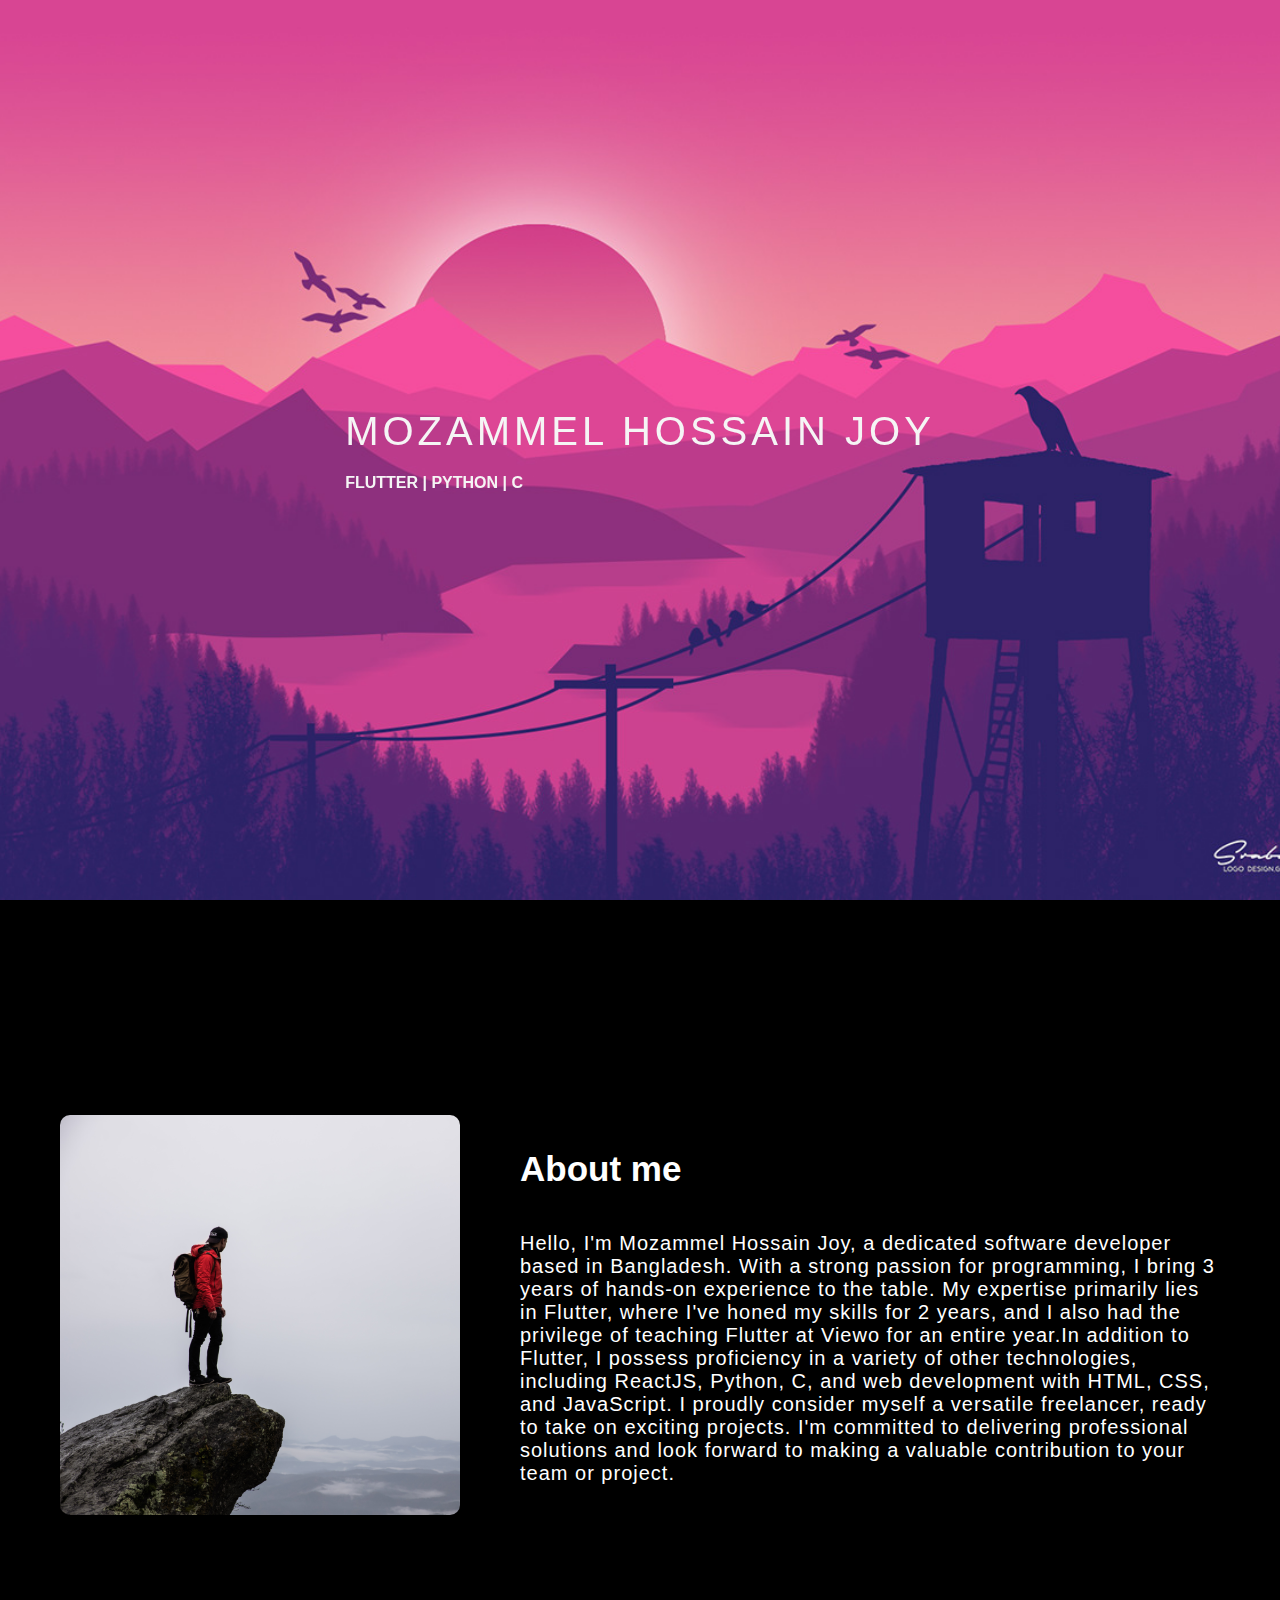
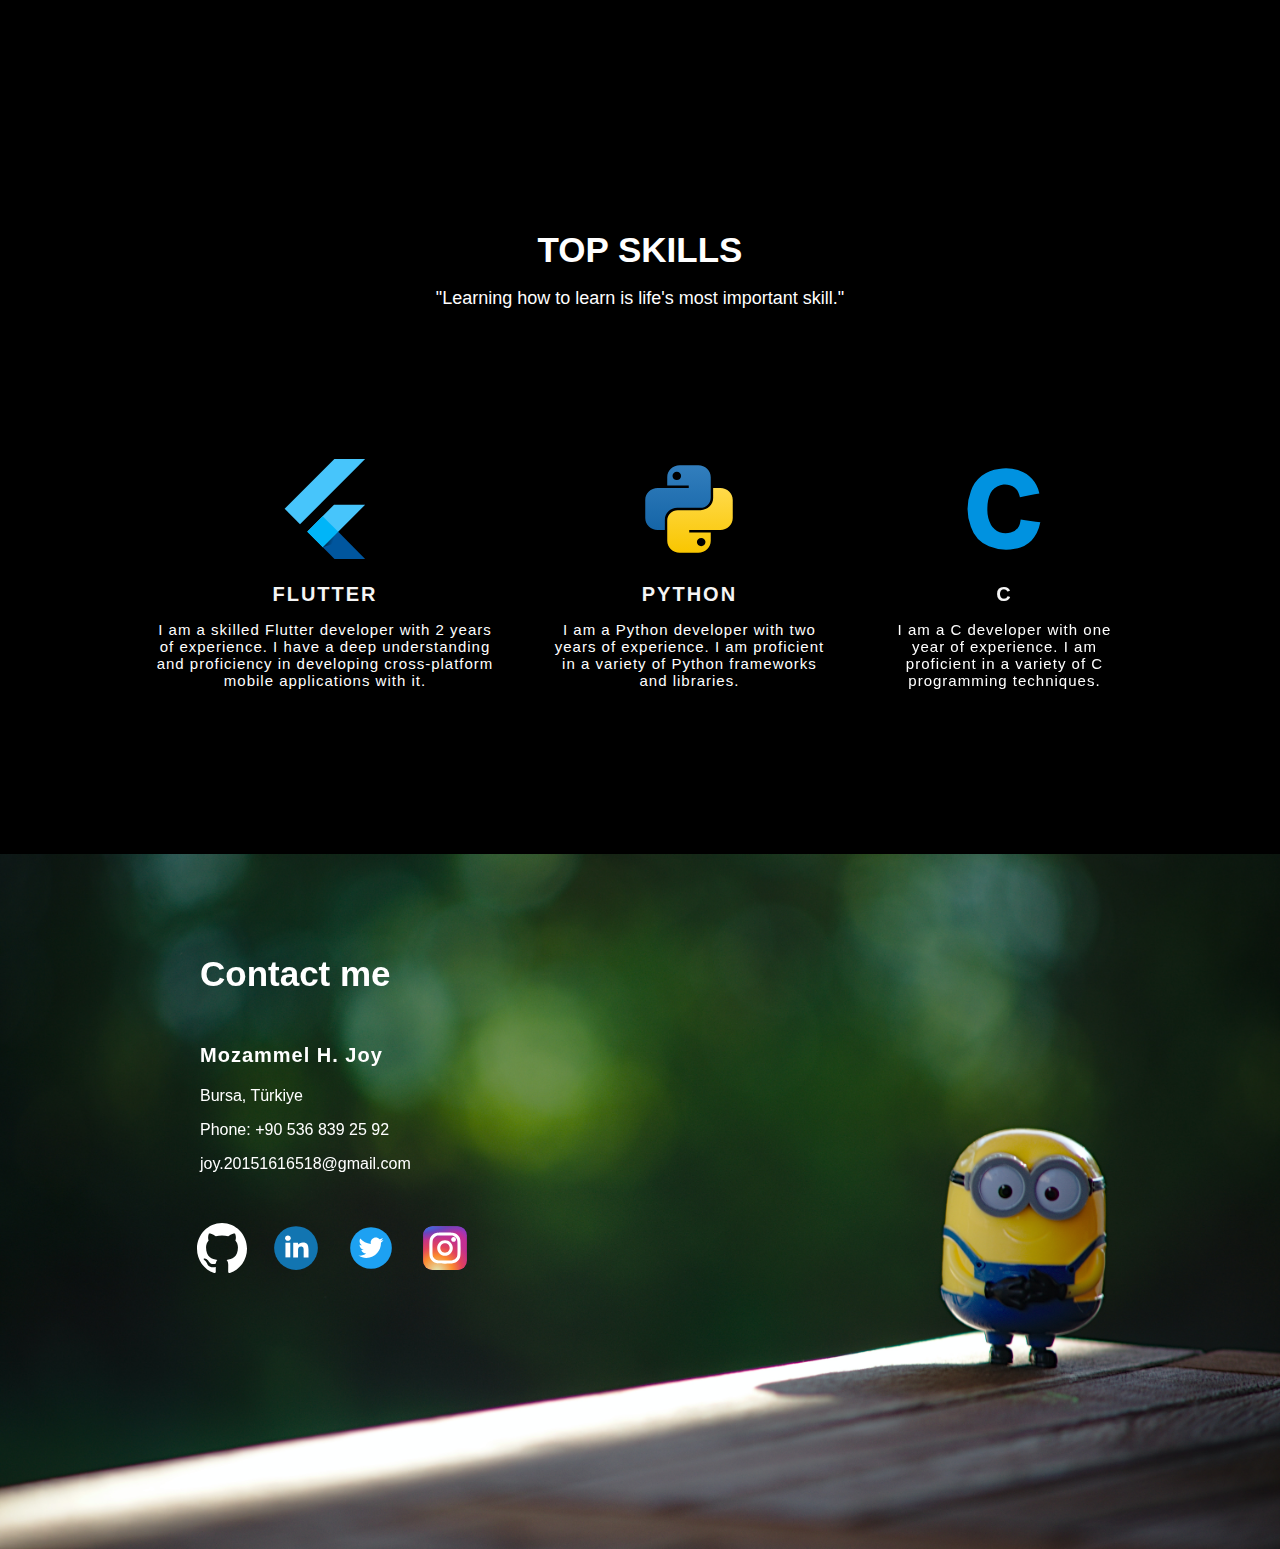
<file: index.html>
<!DOCTYPE html>
<html lang="en">

<head>
    <meta charset="UTF-8">
    <meta name="viewport" content="width=device-width, initial-scale=1.0">
    <link rel="icon" href="favicon.ico">
    <link rel="preconnect" href="https://fonts.googleapis.com">
    <link rel="preconnect" href="https://fonts.gstatic.com" crossorigin>
    <link href="https://fonts.googleapis.com/css2?family=Montserrat&display=swap" rel="stylesheet">
    <link rel="stylesheet" href="./style.css">
    <link rel="stylesheet" href="./intro.css">
    <link rel="stylesheet" href="./aboutme.css">
    <link rel="stylesheet" href="./skills.css">
    <link rel="stylesheet" href="./contact.css">
    <link rel="stylesheet" href="./mobile.css">
    <title>Mozammel H. Joy - portfolio</title>
</head>

<body>
    <div class="intro-bg"></div>

    <!-- intro -->
    <section style="height: 100vh; background: transparent;">
        <div class="intro-holder">
            <p class="name">Mozammel Hossain Joy</p>
            <p class="top-skills">flutter | python | c</p>
        </div>
    </section>

    <!-- aboutme -->
    <section class="aboutme">
        <div class="img"></div>
        <div class="holder">
            <h1 class="header">About me</h1>
            <p>Hello, I'm Mozammel Hossain Joy, a dedicated software developer based in Bangladesh. With a strong
                passion for programming, I bring 3 years of hands-on experience to the table. My expertise primarily
                lies in Flutter, where I've honed my skills for 2 years, and I also had the privilege of teaching
                Flutter at Viewo for an entire year.In addition to Flutter, I possess proficiency in a variety of other
                technologies, including ReactJS, Python, C, and web development with HTML, CSS, and JavaScript. I
                proudly consider myself a versatile freelancer, ready to take on exciting projects. I'm committed to
                delivering professional solutions and look forward to making a valuable contribution to your team or
                project.</p>
        </div>
    </section>

    <section class="skills-sec">
        <h1 class="header">TOP SKILLS</h1>
        <p class="quote">"Learning how to learn is life's most important skill."</p>

        <div class="skills-set">
            <div class="skills">
                <div class="logo"><svg viewBox="-30.5 0 317 317" version="1.1" xmlns="http://www.w3.org/2000/svg"
                        xmlns:xlink="http://www.w3.org/1999/xlink" preserveAspectRatio="xMidYMid" fill="#ffffff">
                        <g id="SVGRepo_bgCarrier" stroke-width="0"></g>
                        <g id="SVGRepo_tracerCarrier" stroke-linecap="round" stroke-linejoin="round"></g>
                        <g id="SVGRepo_iconCarrier">
                            <defs>
                                <linearGradient x1="3.9517088%" y1="26.9930287%" x2="75.8970734%" y2="52.9192657%"
                                    id="linearGradient-1">
                                    <stop stop-color="#000000" offset="0%"> </stop>
                                    <stop stop-color="#000000" stop-opacity="0" offset="100%"> </stop>
                                </linearGradient>
                            </defs>
                            <g>
                                <polygon fill="#47C5FB"
                                    points="157.665785 0.000549356223 0.000549356223 157.665785 48.8009614 206.466197 255.267708 0.000549356223">
                                </polygon>
                                <polygon fill="#47C5FB"
                                    points="156.567183 145.396793 72.1487107 229.815265 121.132608 279.530905 169.842925 230.820587 255.267818 145.396793">
                                </polygon>
                                <polygon fill="#00569E"
                                    points="121.133047 279.531124 158.214592 316.61267 255.267159 316.61267 169.842266 230.820807">
                                </polygon>
                                <polygon fill="#00B5F8"
                                    points="71.5995742 230.364072 120.401085 181.562561 169.842046 230.821136 121.132827 279.531454">
                                </polygon>
                                <polygon fill-opacity="0.8" fill="url(#linearGradient-1)"
                                    points="121.132827 279.531454 161.692896 266.072227 165.721875 234.941308">
                                </polygon>
                            </g>
                        </g>
                    </svg></div>
                <h3 class="name">flutter</h3>
                <p class="det">I am a skilled Flutter developer with 2 years of experience. I have a deep
                    understanding and proficiency in developing cross-platform mobile applications with it.</p>
            </div>

            <div class="skills middle-skill">
                <div class="logo"><svg viewBox="0 0 32 32" fill="none" xmlns="http://www.w3.org/2000/svg">
                        <g id="SVGRepo_bgCarrier" stroke-width="0"></g>
                        <g id="SVGRepo_tracerCarrier" stroke-linecap="round" stroke-linejoin="round"></g>
                        <g id="SVGRepo_iconCarrier">
                            <path fill-rule="evenodd" clip-rule="evenodd"
                                d="M13.0164 2C10.8193 2 9.03825 3.72453 9.03825 5.85185V8.51852H15.9235V9.25926H5.97814C3.78107 9.25926 2 10.9838 2 13.1111L2 18.8889C2 21.0162 3.78107 22.7407 5.97814 22.7407H8.27322V19.4815C8.27322 17.3542 10.0543 15.6296 12.2514 15.6296H19.5956C21.4547 15.6296 22.9617 14.1704 22.9617 12.3704V5.85185C22.9617 3.72453 21.1807 2 18.9836 2H13.0164ZM12.0984 6.74074C12.8589 6.74074 13.4754 6.14378 13.4754 5.40741C13.4754 4.67103 12.8589 4.07407 12.0984 4.07407C11.3378 4.07407 10.7213 4.67103 10.7213 5.40741C10.7213 6.14378 11.3378 6.74074 12.0984 6.74074Z"
                                fill="url(#paint0_linear_87_8204)"></path>
                            <path fill-rule="evenodd" clip-rule="evenodd"
                                d="M18.9834 30C21.1805 30 22.9616 28.2755 22.9616 26.1482V23.4815L16.0763 23.4815L16.0763 22.7408L26.0217 22.7408C28.2188 22.7408 29.9998 21.0162 29.9998 18.8889V13.1111C29.9998 10.9838 28.2188 9.25928 26.0217 9.25928L23.7266 9.25928V12.5185C23.7266 14.6459 21.9455 16.3704 19.7485 16.3704L12.4042 16.3704C10.5451 16.3704 9.03809 17.8296 9.03809 19.6296L9.03809 26.1482C9.03809 28.2755 10.8192 30 13.0162 30H18.9834ZM19.9015 25.2593C19.1409 25.2593 18.5244 25.8562 18.5244 26.5926C18.5244 27.329 19.1409 27.9259 19.9015 27.9259C20.662 27.9259 21.2785 27.329 21.2785 26.5926C21.2785 25.8562 20.662 25.2593 19.9015 25.2593Z"
                                fill="url(#paint1_linear_87_8204)"></path>
                            <defs>
                                <linearGradient id="paint0_linear_87_8204" x1="12.4809" y1="2" x2="12.4809" y2="22.7407"
                                    gradientUnits="userSpaceOnUse">
                                    <stop stop-color="#327EBD"></stop>
                                    <stop offset="1" stop-color="#1565A7"></stop>
                                </linearGradient>
                                <linearGradient id="paint1_linear_87_8204" x1="19.519" y1="9.25928" x2="19.519" y2="30"
                                    gradientUnits="userSpaceOnUse">
                                    <stop stop-color="#FFDA4B"></stop>
                                    <stop offset="1" stop-color="#F9C600"></stop>
                                </linearGradient>
                            </defs>
                        </g>
                    </svg></div>
                <h3 class="name">python</h3>
                <p class="det">I am a Python developer with two years of experience. I am proficient in a variety of
                    Python frameworks and libraries.</p>
            </div>

            <div class="skills">
                <div class="logo"><svg viewBox="0 0 32 32" xmlns="http://www.w3.org/2000/svg" fill="#ffffff">
                        <g id="SVGRepo_bgCarrier" stroke-width="0"></g>
                        <g id="SVGRepo_tracerCarrier" stroke-linecap="round" stroke-linejoin="round"></g>
                        <g id="SVGRepo_iconCarrier">
                            <title>file_type_c</title>
                            <path
                                d="M10.676,15.973a10.052,10.052,0,0,0,1.175,5.151,5.446,5.446,0,0,0,6.306,2.408,4.284,4.284,0,0,0,3.09-3.6c.107-.6.109-.61.109-.61,1.737.251,4.537.658,6.274.906l-.11.44a11.256,11.256,0,0,1-2.7,5.39,9.439,9.439,0,0,1-5.366,2.688,14.61,14.61,0,0,1-8.277-.819A10.151,10.151,0,0,1,5.4,21.687a16.225,16.225,0,0,1,.019-11.45,10.538,10.538,0,0,1,8.963-7.054,13.353,13.353,0,0,1,6.666.555,9.571,9.571,0,0,1,6.167,6.9c.094.352.114.417.114.417-1.932.351-4.319.8-6.238,1.215-.362-1.915-1.265-3.428-3.2-3.9a5.263,5.263,0,0,0-6.616,3.57,10.49,10.49,0,0,0-.385,1.439A12.31,12.31,0,0,0,10.676,15.973Z"
                                style="fill:#0092e0"></path>
                        </g>
                    </svg></div>
                <h3 class="name">c</h3>
                <p class="det">I am a C developer with one year of experience. I am proficient in a variety of C
                    programming techniques.</p>
            </div>
        </div>
    </section>

    <!-- contactme -->
    <section class="contact-sec">
        <h1 class="header">Contact me</h1>
        <div class="detailed-contact">
            <p class="contact-name">Mozammel H. Joy</p>
            <p>Bursa, Türkiye</p>
            <p>Phone: +90 536 839 25 92</p>
            <p>joy.20151616518@gmail.com</p>
        </div>
        <div class="social-media-sec">
            <!-- github -->
            <a style="text-decoration: none;" href="https://www.github.com/4purbo" target="_blank">
                <svg class="social-media-icon github" viewBox="0 0 20 20" version="1.1"
                    xmlns="http://www.w3.org/2000/svg" xmlns:xlink="http://www.w3.org/1999/xlink" fill="#ffffff"
                    stroke="#ffffff">
                    <g id="SVGRepo_bgCarrier" stroke-width="0"></g>
                    <g id="SVGRepo_tracerCarrier" stroke-linecap="round" stroke-linejoin="round"></g>
                    <g id="SVGRepo_iconCarrier">
                        <title>github [#ffffff]</title>
                        <desc>Created with Sketch.</desc>
                        <defs> </defs>
                        <g id="Page-1" stroke="none" stroke-width="1" fill="none" fill-rule="evenodd">
                            <g id="Dribbble-Light-Preview" transform="translate(-140.000000, -7559.000000)"
                                fill="#ffffff">
                                <g id="icons" transform="translate(56.000000, 160.000000)">
                                    <path
                                        d="M94,7399 C99.523,7399 104,7403.59 104,7409.253 C104,7413.782 101.138,7417.624 97.167,7418.981 C96.66,7419.082 96.48,7418.762 96.48,7418.489 C96.48,7418.151 96.492,7417.047 96.492,7415.675 C96.492,7414.719 96.172,7414.095 95.813,7413.777 C98.04,7413.523 100.38,7412.656 100.38,7408.718 C100.38,7407.598 99.992,7406.684 99.35,7405.966 C99.454,7405.707 99.797,7404.664 99.252,7403.252 C99.252,7403.252 98.414,7402.977 96.505,7404.303 C95.706,7404.076 94.85,7403.962 94,7403.958 C93.15,7403.962 92.295,7404.076 91.497,7404.303 C89.586,7402.977 88.746,7403.252 88.746,7403.252 C88.203,7404.664 88.546,7405.707 88.649,7405.966 C88.01,7406.684 87.619,7407.598 87.619,7408.718 C87.619,7412.646 89.954,7413.526 92.175,7413.785 C91.889,7414.041 91.63,7414.493 91.54,7415.156 C90.97,7415.418 89.522,7415.871 88.63,7414.304 C88.63,7414.304 88.101,7413.319 87.097,7413.247 C87.097,7413.247 86.122,7413.234 87.029,7413.87 C87.029,7413.87 87.684,7414.185 88.139,7415.37 C88.139,7415.37 88.726,7417.2 91.508,7416.58 C91.513,7417.437 91.522,7418.245 91.522,7418.489 C91.522,7418.76 91.338,7419.077 90.839,7418.982 C86.865,7417.627 84,7413.783 84,7409.253 C84,7403.59 88.478,7399 94,7399"
                                        id="github-[#ffffff]"> </path>
                                </g>
                            </g>
                        </g>
                    </g>
                </svg>
            </a>
            <!-- linkedIn -->
            <a style="text-decoration: none;" href="https://www.linkedin.com/in/4purbo" target="_blank">
                <svg class="social-media-icon linkedin" viewBox="0 0 32 32" fill="none"
                    xmlns="http://www.w3.org/2000/svg">
                    <g id="SVGRepo_bgCarrier" stroke-width="0"></g>
                    <g id="SVGRepo_tracerCarrier" stroke-linecap="round" stroke-linejoin="round"></g>
                    <g id="SVGRepo_iconCarrier">
                        <rect x="2" y="2" width="28" height="28" rx="14" fill="#1275B1"></rect>
                        <path
                            d="M12.6186 9.69215C12.6186 10.6267 11.8085 11.3843 10.8093 11.3843C9.81004 11.3843 9 10.6267 9 9.69215C9 8.7576 9.81004 8 10.8093 8C11.8085 8 12.6186 8.7576 12.6186 9.69215Z"
                            fill="white"></path>
                        <path d="M9.24742 12.6281H12.3402V22H9.24742V12.6281Z" fill="white"></path>
                        <path
                            d="M17.3196 12.6281H14.2268V22H17.3196C17.3196 22 17.3196 19.0496 17.3196 17.2049C17.3196 16.0976 17.6977 14.9855 19.2062 14.9855C20.911 14.9855 20.9008 16.4345 20.8928 17.5571C20.8824 19.0244 20.9072 20.5219 20.9072 22H24V17.0537C23.9738 13.8954 23.1508 12.4401 20.4433 12.4401C18.8354 12.4401 17.8387 13.1701 17.3196 13.8305V12.6281Z"
                            fill="white"></path>
                    </g>
                </svg>
            </a>
            <!-- twitter -->
            <a style="text-decoration: none;" href="https://www.x.com/_4purb0_" target="_blank">
                <svg class="social-media-icon x" viewBox="0 0 48 48" fill="none" xmlns="http://www.w3.org/2000/svg">
                    <g id="SVGRepo_bgCarrier" stroke-width="0"></g>
                    <g id="SVGRepo_tracerCarrier" stroke-linecap="round" stroke-linejoin="round"></g>
                    <g id="SVGRepo_iconCarrier">
                        <circle cx="24" cy="24" r="20" fill="#1DA1F2"></circle>
                        <path fill-rule="evenodd" clip-rule="evenodd"
                            d="M36 16.3086C35.1177 16.7006 34.1681 16.9646 33.1722 17.0838C34.1889 16.4742 34.9697 15.5095 35.3368 14.36C34.3865 14.9247 33.3314 15.3335 32.2107 15.5551C31.3123 14.5984 30.0316 14 28.6165 14C25.8975 14 23.6928 16.2047 23.6928 18.9237C23.6928 19.3092 23.7368 19.6852 23.8208 20.046C19.7283 19.8412 16.1005 17.8805 13.6719 14.9015C13.2479 15.6287 13.0055 16.4742 13.0055 17.3766C13.0055 19.0845 13.8735 20.5916 15.1958 21.4747C14.3878 21.4491 13.6295 21.2275 12.9647 20.8587V20.9203C12.9647 23.3066 14.663 25.296 16.9141 25.7496C16.5013 25.8616 16.0661 25.9224 15.6174 25.9224C15.2998 25.9224 14.991 25.8912 14.6902 25.8336C15.3166 27.7895 17.1357 29.2134 19.2899 29.2534C17.6052 30.5733 15.4822 31.3612 13.1751 31.3612C12.7767 31.3612 12.3848 31.338 12 31.2916C14.1791 32.6884 16.7669 33.5043 19.5475 33.5043C28.6037 33.5043 33.5562 26.0016 33.5562 19.4956C33.5562 19.282 33.5522 19.0693 33.5418 18.8589C34.5049 18.1629 35.34 17.2958 36 16.3086Z"
                            fill="white"></path>
                    </g>
                </svg>
            </a>
            <!-- insta -->
            <a style="text-decoration: none;" href="https://www.instagram.com/_4purb0_" target="_blank">
                <svg class="social-media-icon insta" viewBox="0 0 32 32" fill="none" xmlns="http://www.w3.org/2000/svg">
                    <g id="SVGRepo_bgCarrier" stroke-width="0"></g>
                    <g id="SVGRepo_tracerCarrier" stroke-linecap="round" stroke-linejoin="round"></g>
                    <g id="SVGRepo_iconCarrier">
                        <rect x="2" y="2" width="28" height="28" rx="6" fill="url(#paint0_radial_87_7153)">
                        </rect>
                        <rect x="2" y="2" width="28" height="28" rx="6" fill="url(#paint1_radial_87_7153)">
                        </rect>
                        <rect x="2" y="2" width="28" height="28" rx="6" fill="url(#paint2_radial_87_7153)">
                        </rect>
                        <path
                            d="M23 10.5C23 11.3284 22.3284 12 21.5 12C20.6716 12 20 11.3284 20 10.5C20 9.67157 20.6716 9 21.5 9C22.3284 9 23 9.67157 23 10.5Z"
                            fill="white"></path>
                        <path fill-rule="evenodd" clip-rule="evenodd"
                            d="M16 21C18.7614 21 21 18.7614 21 16C21 13.2386 18.7614 11 16 11C13.2386 11 11 13.2386 11 16C11 18.7614 13.2386 21 16 21ZM16 19C17.6569 19 19 17.6569 19 16C19 14.3431 17.6569 13 16 13C14.3431 13 13 14.3431 13 16C13 17.6569 14.3431 19 16 19Z"
                            fill="white"></path>
                        <path fill-rule="evenodd" clip-rule="evenodd"
                            d="M6 15.6C6 12.2397 6 10.5595 6.65396 9.27606C7.2292 8.14708 8.14708 7.2292 9.27606 6.65396C10.5595 6 12.2397 6 15.6 6H16.4C19.7603 6 21.4405 6 22.7239 6.65396C23.8529 7.2292 24.7708 8.14708 25.346 9.27606C26 10.5595 26 12.2397 26 15.6V16.4C26 19.7603 26 21.4405 25.346 22.7239C24.7708 23.8529 23.8529 24.7708 22.7239 25.346C21.4405 26 19.7603 26 16.4 26H15.6C12.2397 26 10.5595 26 9.27606 25.346C8.14708 24.7708 7.2292 23.8529 6.65396 22.7239C6 21.4405 6 19.7603 6 16.4V15.6ZM15.6 8H16.4C18.1132 8 19.2777 8.00156 20.1779 8.0751C21.0548 8.14674 21.5032 8.27659 21.816 8.43597C22.5686 8.81947 23.1805 9.43139 23.564 10.184C23.7234 10.4968 23.8533 10.9452 23.9249 11.8221C23.9984 12.7223 24 13.8868 24 15.6V16.4C24 18.1132 23.9984 19.2777 23.9249 20.1779C23.8533 21.0548 23.7234 21.5032 23.564 21.816C23.1805 22.5686 22.5686 23.1805 21.816 23.564C21.5032 23.7234 21.0548 23.8533 20.1779 23.9249C19.2777 23.9984 18.1132 24 16.4 24H15.6C13.8868 24 12.7223 23.9984 11.8221 23.9249C10.9452 23.8533 10.4968 23.7234 10.184 23.564C9.43139 23.1805 8.81947 22.5686 8.43597 21.816C8.27659 21.5032 8.14674 21.0548 8.0751 20.1779C8.00156 19.2777 8 18.1132 8 16.4V15.6C8 13.8868 8.00156 12.7223 8.0751 11.8221C8.14674 10.9452 8.27659 10.4968 8.43597 10.184C8.81947 9.43139 9.43139 8.81947 10.184 8.43597C10.4968 8.27659 10.9452 8.14674 11.8221 8.0751C12.7223 8.00156 13.8868 8 15.6 8Z"
                            fill="white"></path>
                        <defs>
                            <radialGradient id="paint0_radial_87_7153" cx="0" cy="0" r="1"
                                gradientUnits="userSpaceOnUse"
                                gradientTransform="translate(12 23) rotate(-55.3758) scale(25.5196)">
                                <stop stop-color="#B13589"></stop>
                                <stop offset="0.79309" stop-color="#C62F94"></stop>
                                <stop offset="1" stop-color="#8A3AC8"></stop>
                            </radialGradient>
                            <radialGradient id="paint1_radial_87_7153" cx="0" cy="0" r="1"
                                gradientUnits="userSpaceOnUse"
                                gradientTransform="translate(11 31) rotate(-65.1363) scale(22.5942)">
                                <stop stop-color="#E0E8B7"></stop>
                                <stop offset="0.444662" stop-color="#FB8A2E"></stop>
                                <stop offset="0.71474" stop-color="#E2425C"></stop>
                                <stop offset="1" stop-color="#E2425C" stop-opacity="0"></stop>
                            </radialGradient>
                            <radialGradient id="paint2_radial_87_7153" cx="0" cy="0" r="1"
                                gradientUnits="userSpaceOnUse"
                                gradientTransform="translate(0.500002 3) rotate(-8.1301) scale(38.8909 8.31836)">
                                <stop offset="0.156701" stop-color="#406ADC"></stop>
                                <stop offset="0.467799" stop-color="#6A45BE"></stop>
                                <stop offset="1" stop-color="#6A45BE" stop-opacity="0"></stop>
                            </radialGradient>
                        </defs>
                    </g>
                </svg>
            </a>
        </div>
    </section>
</body>

</html>
</file>
<file: style.css>
:root {
    --black: black;
    --white: white;
}

*::selection {
    background-color: #6DA5C0 !important;
}

body {
    margin: 0;
    padding: 0;
    background-color: black;
    overflow-x: hidden;
    color: var(--white);

    font-family: 'Montsarret', sans-serif !important;
}

section {
    background-color: var(--black);
}

@keyframes fade-in {
    from {
        opacity: 0;
    }

    to {
        opacity: 1;
    }
}

::-webkit-scrollbar {
    max-width: 5px;
}

::-webkit-scrollbar-track {
    background-color: transparent;
}

::-webkit-scrollbar-thumb {
    border-radius: 5px;
    background-color: whitesmoke;
}
</file>
<file: intro.css>
.intro-bg {
    background-image: url(asset/header-img.jpg);
    background-position: center;
    background-repeat: no-repeat;
    background-size: cover;
    height: 100vh;
    width: 100vw;
    position: fixed;
    z-index: -1;
}

.intro-holder {
    
    position: absolute;
    top: 50%;
    left: 50%;
    transform: translate(-50%, -50%);
}

.name,
.top-skills {
    margin: 0;
}

.name {
    animation: fade-in 500ms ease-in-out;
    font-size: 3em;
    text-transform: uppercase;
    letter-spacing: .1em;
    color: whitesmoke;
}

.top-skills {
    color: whitesmoke;
    margin-top: 20px;
    text-transform: uppercase;
    font-weight: 600;
}

.header {
    font-size: 35px;
    animation: fade-in 500ms ease-in-out;
}

.header::selection {
    background-color: orangered !important;
}
</file>
<file: aboutme.css>
.aboutme {
    padding-top: 100px !important;
    padding-bottom: 100px !important;
    min-height: 70vh;
    display: flex;
    align-items: center;
    justify-content:space-evenly;
}

.aboutme .img {
    background: url(asset/aboutme.jpg);
    height: 400px;
    width: 400px;
    background-size: cover;
    background-repeat: no-repeat;
    border-radius: 10px;
}

.aboutme .holder p {
    display: inline-block;
    max-width: 700px;
    font-size: 20px;
    letter-spacing: 1px;
}
</file>
<file: skills.css>
.skills-sec {
    min-height: 0;
    padding-top: 100px;
    padding-bottom: 150px;
}

.skills-sec .header {
    margin: 0;
    text-align: center;
}

.skills-sec .quote {
    font-size: 18px;
    text-align: center;

    animation: fade-in 500ms ease-in-out;
}

.skills-set {
    display: flex;
    align-items: center;
    justify-content: space-evenly;
    margin: 0 100px;
    margin-top: 150px !important;

    animation: fade-in 500ms ease-in-out;
}

.skills {
    text-align: center;
    margin: 0 50px;
    max-width: 350px;
}

.skills .logo {
    max-width: 100px;
    margin: 0 auto;
}

.skills .name {
    font-size: 20px;
    margin-top: 20px;
}

.skills .det {
    font-size: 15px;
    letter-spacing: 1px;
}

.middle-skill {
    padding: 0 50px;
    margin: 0 -50px;
}
</file>
<file: contact.css>
.contact-sec {
    height: 595px;
    background: url(asset/contact.jpg);
    background-size: cover;
    background-position: bottom;
    background-repeat: no-repeat;
    padding-top: 100px;
    padding-left: 250px;
}

.contact-sec .header {
    margin: 0;
}

.contact-sec .detailed-contact {
    margin: 50px 0;
}

.social-media-sec {

    transform: translateX(-13px);
}

.social-media-icon {
    width: 50px;
    height: 50px;
    margin: 0 10px;
}

.contact-name {
    font-size: 20px;
    font-weight: 600;
    letter-spacing: 1px;
}
</file>
<file: mobile.css>
@media (max-width: 1416px) {
    .name {
        font-size: 2.5em;
    }

    .contact-sec {
        padding-left: 200px;
    }
}

@media (max-width: 1180px) {
    .name {
        font-size: 2em;
    }

    .aboutme .img {
        height: 350px;
        width: 350px;
    }

    .aboutme .holder p {
        font-size: 18px;
    }

    .contact-sec {
        padding-left: 100px;
    }
}

@media (max-width: 1090px) {
    .aboutme .img {
        height: 300px;
        width: 300px;
    }

    .aboutme .holder p {
        font-size: 15px;
    }
}

@media (max-width: 1060px) {
    .aboutme .img {
        height: 250px;
        width: 250px;
    }

    .aboutme .holder p {
        font-size: 15px;
    }
}

@media (max-width: 950px) {
    .name {
        font-size: 1.5em;
    }

    .aboutme {
        flex-direction: column;
    }

    .aboutme .img {
        height: 250px;
        width: 300px;
    }

    .skills-set {
        flex-direction: column;
    }

    .middle-skill {
        padding: 100px 50px;
    }
}

@media (max-width: 711px) {
    .aboutme {
        padding: 0 50px;
    }

    .name {
        letter-spacing: 1px;
    }
}

@media (max-width: 652px) {
    .name {
        letter-spacing: 0;
    }

    .skills-set {
        margin: 0 50px;
    }
}

@media (max-width: 612px) {
    .name {
        font-size: 20px;
        font-weight: 600;
    }

    .top-skills {
        font-size: 15px;
    }

    .skills-sec .quote {
        font-size: 15px;
    }

    .social-media-icon {
        height: 40px;
        width: 40px;
    }
}

@media (max-width: 520px) {
    .name {
        font-size: 18px;
    }

    .contact-sec {
        padding-left: 50px;
        padding-top: 50px;
    }
}

@media (max-width: 470px) {
    .name {
        font-size: 15px;
    }

    .top-skills {
        font-size: 12px;
    }

    .skills-set {
        margin: 0 25px;
    }

    .skills {
        margin: 0 25px;
    }

    .middle-skill {
        margin: 50px 25px;
    }

    .skills .logo {
        max-width: 50px;
    }
}

@media (max-width: 390px) {
    .name {
        letter-spacing: -1px;
    }

    .skills-sec .quote {
        font-size: 12px;
    }

    .skills .det {
        font-size: 12px;
    }
}
</file>
